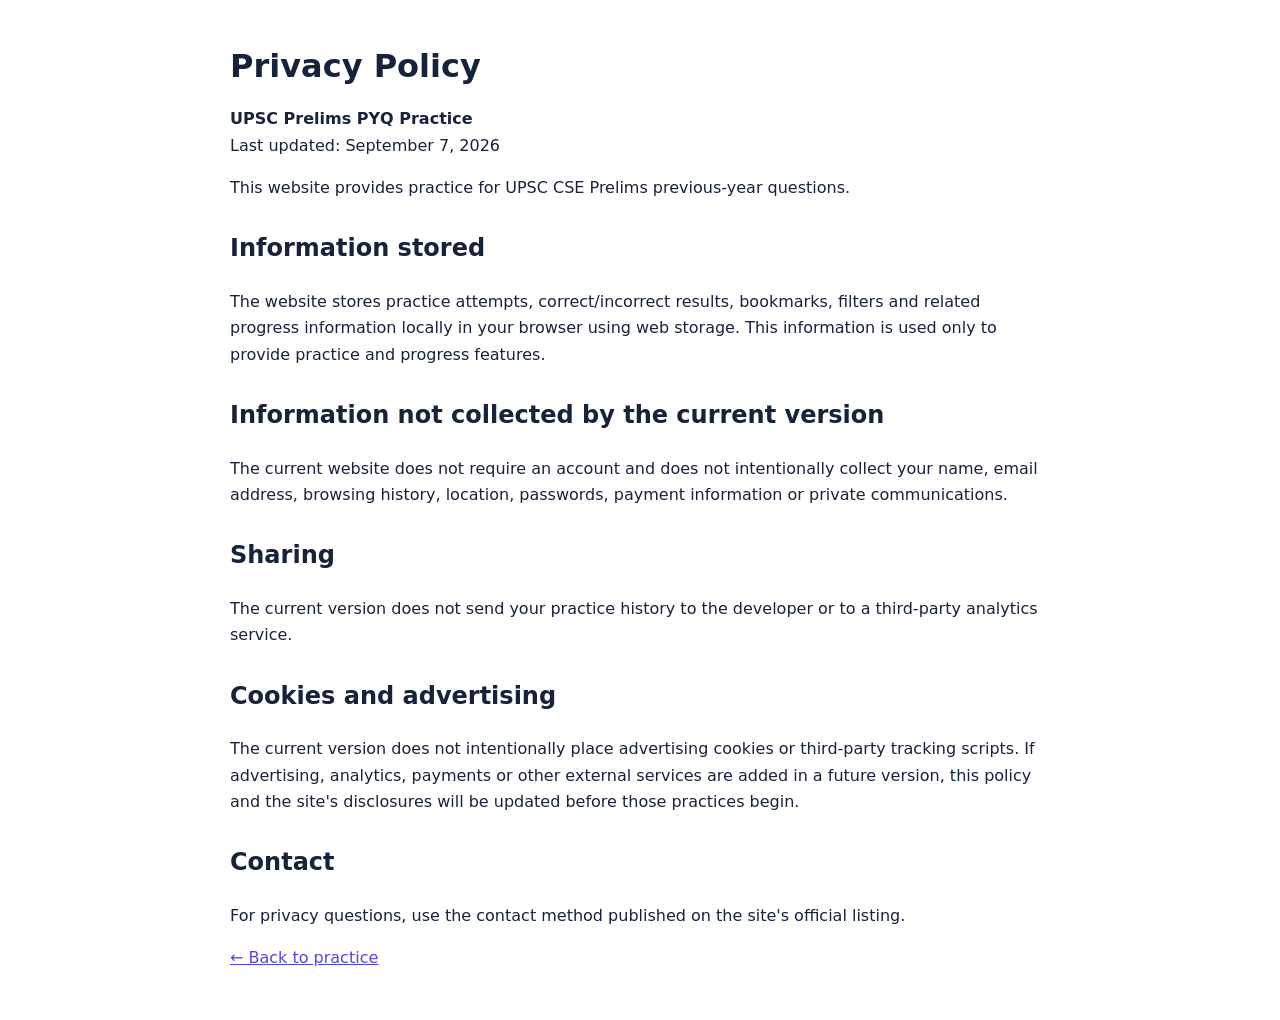
<file: privacy-policy.html>
<!doctype html><html lang="en"><head><meta charset="utf-8"><meta name="viewport" content="width=device-width,initial-scale=1"><title>Privacy Policy — UPSC Prelims PYQ Practice</title><style>body{font-family:system-ui,-apple-system,Segoe UI,Roboto,Arial,sans-serif;max-width:820px;margin:48px auto;padding:0 20px;line-height:1.65;color:#17223b}h1{line-height:1.15}h2{margin-top:28px}a{color:#5146e5}</style></head><body><h1>Privacy Policy</h1><p><strong>UPSC Prelims PYQ Practice</strong><br>Last updated: September 7, 2026</p><p>This website provides practice for UPSC CSE Prelims previous-year questions.</p><h2>Information stored</h2><p>The website stores practice attempts, correct/incorrect results, bookmarks, filters and related progress information locally in your browser using web storage. This information is used only to provide practice and progress features.</p><h2>Information not collected by the current version</h2><p>The current website does not require an account and does not intentionally collect your name, email address, browsing history, location, passwords, payment information or private communications.</p><h2>Sharing</h2><p>The current version does not send your practice history to the developer or to a third-party analytics service.</p><h2>Cookies and advertising</h2><p>The current version does not intentionally place advertising cookies or third-party tracking scripts. If advertising, analytics, payments or other external services are added in a future version, this policy and the site's disclosures will be updated before those practices begin.</p><h2>Contact</h2><p>For privacy questions, use the contact method published on the site's official listing.</p><p><a href="index.html">← Back to practice</a></p></body></html>
</file>
